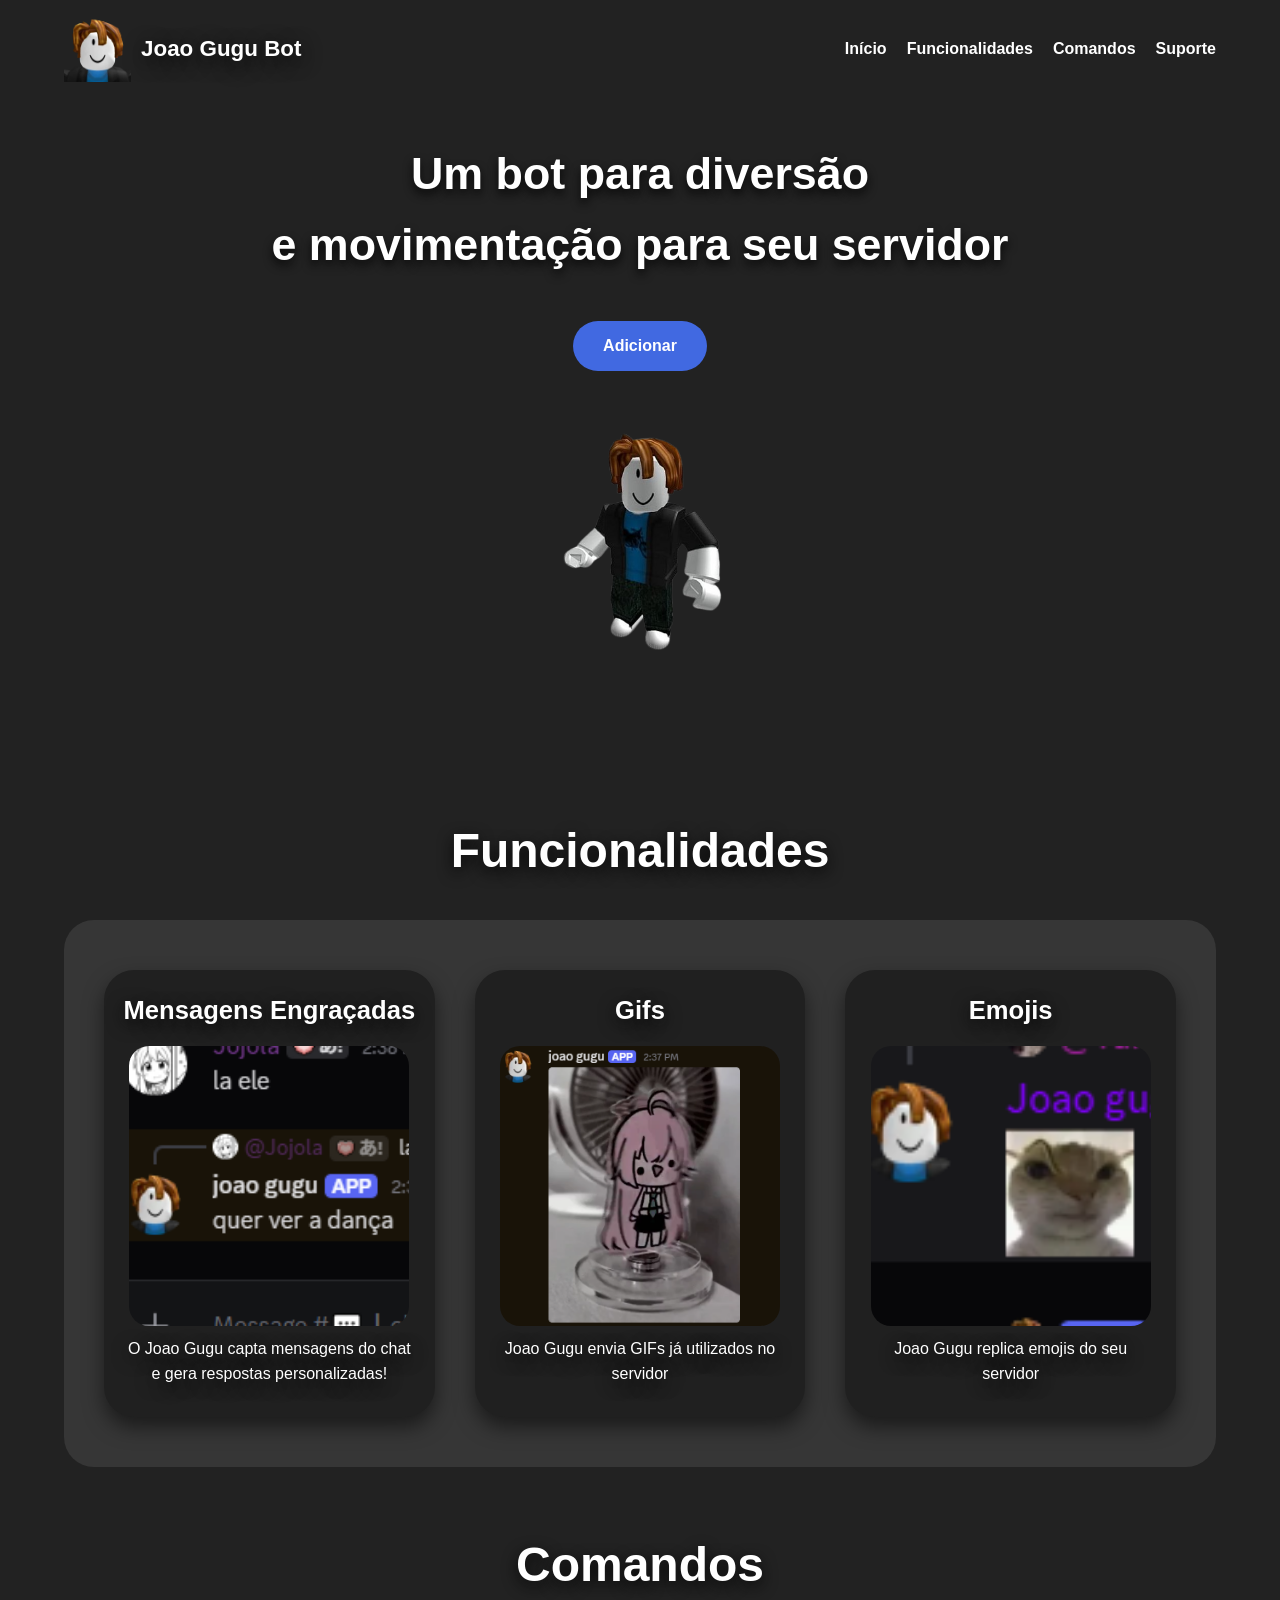
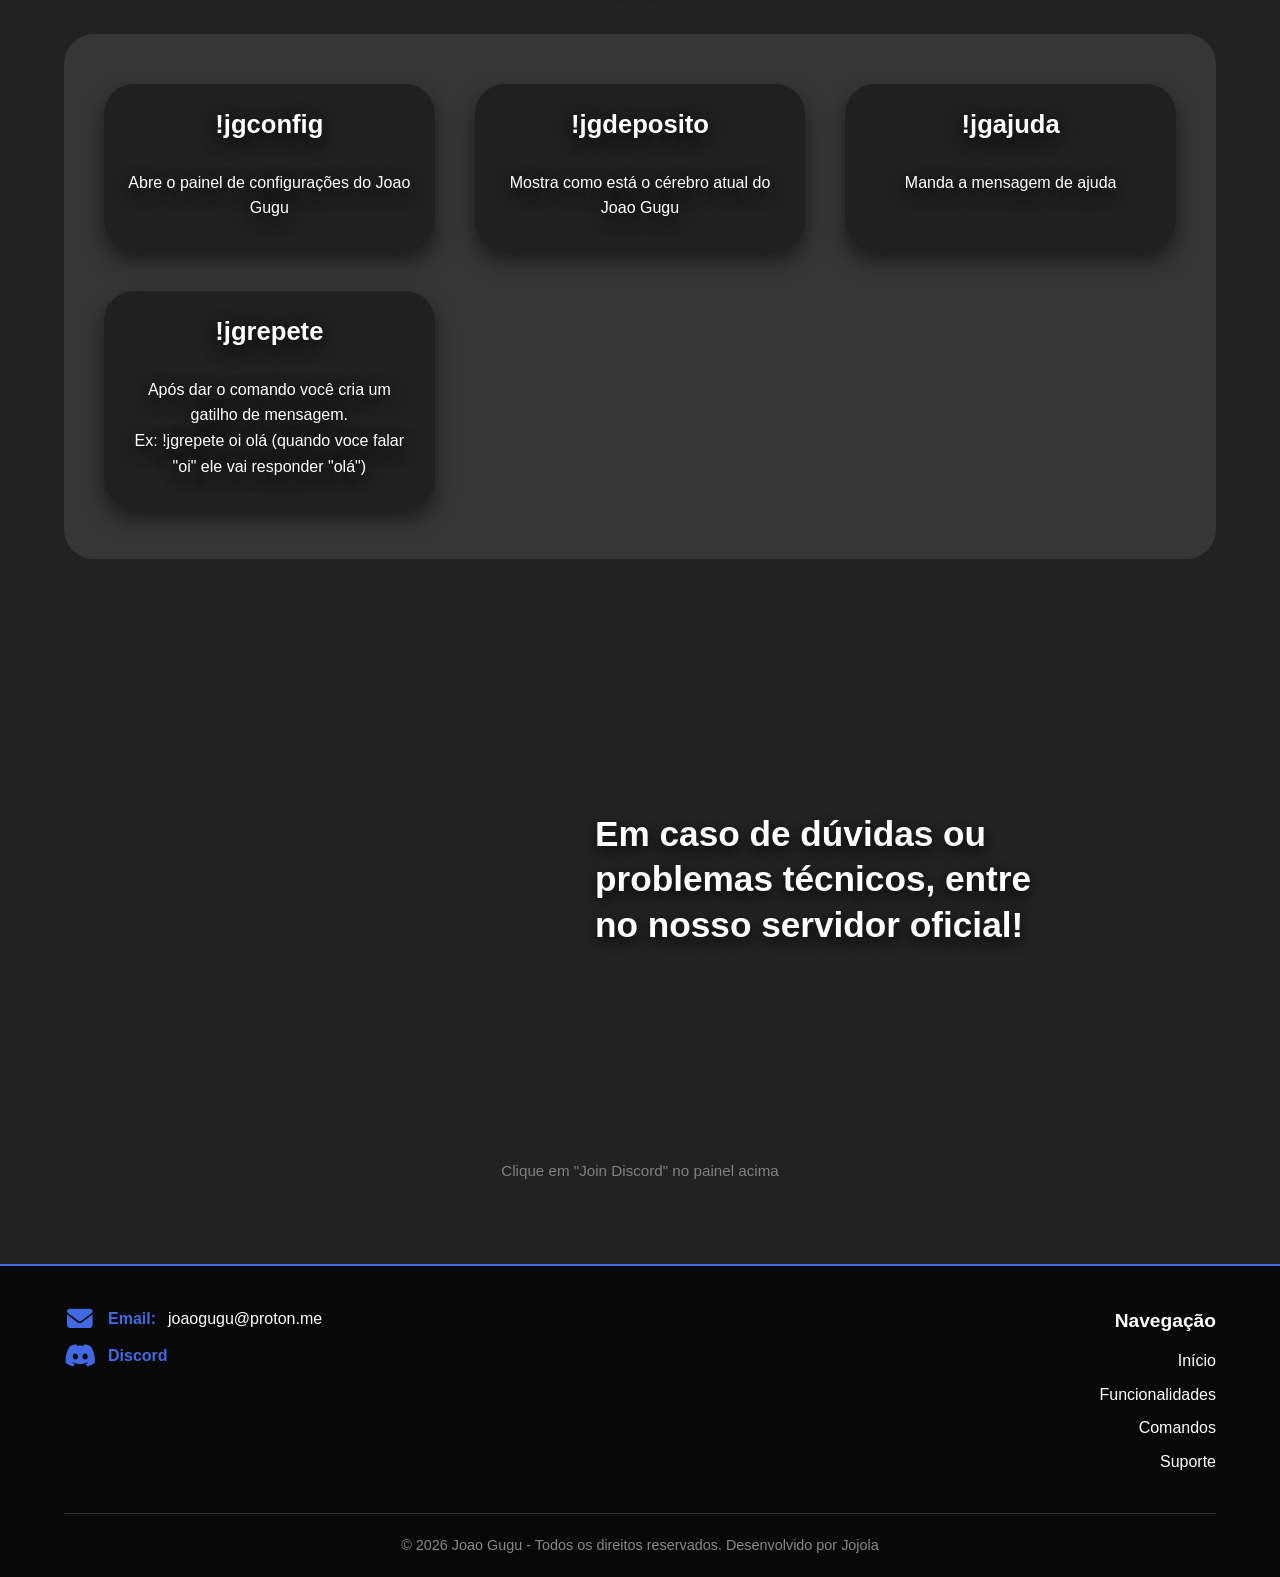
<file: index.html>
<!DOCTYPE html>
<html lang="pt-BR">
    <head>
        <meta charset="UTF-8">
        <link rel="stylesheet" href="style.css">
        <link rel="icon" href="noFilter.webp">
        <meta name="viewport" content="width=device-width, initial-scale=1.0" />
        <link rel="stylesheet" href="https://cdnjs.cloudflare.com/ajax/libs/font-awesome/6.4.0/css/all.min.css">
        <title>Joao Gugu</title>
    </head>
    <body>
        <!--cabeçalho com os botoes de navegação-->
        <header>
            <nav class="navbar">

                <div class="logo">
                    <img class="fotobot" src="noFilter.webp" alt="foto do joao gugu bot, um boneco de roblox de cor branca, sorriso de boca fechada, roupa preta e cabelo que lembra um formato de bacon">
                    <span>Joao Gugu Bot</span>
                </div>

                <div class="links">
                    <a class="navt" href="#inicio">Início</a>
                    <a class="navt" href="#funcionalidades">Funcionalidades</a>
                    <a class="navt" href="#comandos">Comandos</a>
                    <a class="navt" href="#suporte">Suporte</a>
                </div>

            </nav>
        </header>
        <section id="inicio">
            <h1>Um bot para diversão<br>e movimentação para seu servidor</h1>
            <div class="iniciodiv">
                <a class="btnadd" href="https://discord.com/oauth2/authorize?client_id=1521691945640923177">Adicionar</a>
            </div>

            <div class="fotojoaomeio">
                <img class="joao" src="joaogugu.png" alt="foto do joao gugu bot, um boneco de roblox de cor branca, sorriso de boca fechada, roupa preta e cabelo que lembra um formato de bacon">
            </div>
        </section>
        
        
        <section id="funcionalidades">
            <span>Funcionalidades</span>
            <div class="cardbase">
                <div class="card">
                    <h2>Mensagens Engraçadas</h2>
                    <img src="print1.png" alt="uma print do joao gugu mandando uma mensagem divertida">
                    <h3>O Joao Gugu capta mensagens do chat e gera respostas personalizadas!</h3>
                </div>

                <div class="card">
                    <h2>Gifs</h2>
                    <img src="print2.png" alt="uma print do joao gugu enviando um gif de uma pera engraçada com rosto">
                    <h3>Joao Gugu envia GIFs já utilizados no servidor</h3>
                </div>

                <div class="card">
                    <h2>Emojis</h2>
                    <img src="print3.png" alt="uma print do joao gugu mandando um emoji do servidor">
                    <h3>Joao Gugu replica emojis do seu servidor</h3>
                </div>
            </div>
        </section>

        <section id="comandos">
            <span>Comandos</span>
            <div class="comandosfundo">
                <div class="card">
                    <h2>!jgconfig</h2>
                    <h3>Abre o painel de configurações do Joao Gugu</h3>
                </div>

                <div class="card">
                    <h2>!jgdeposito</h2>
                    <h3>Mostra como está o cérebro atual do Joao Gugu</h3>
                </div>

                <div class="card">
                    <h2>!jgajuda</h2>
                    <h3>Manda a mensagem de ajuda</h3>
                </div>

                <div class="card">
                    <h2>!jgrepete</h2>
                    <h3>Após dar o comando você cria um gatilho de mensagem. <br> Ex: !jgrepete oi olá (quando voce falar "oi" ele vai responder "olá")</h3>
                </div>
            </div>
        </section>

        <section id="suporte">
            <div class="servidor">
                <iframe class="paineldc" src="https://discord.com/widget?id=1522197153164955769&theme=dark" width="350" height="500" allowtransparency="true" frameborder="0" sandbox="allow-popups allow-popups-to-escape-sandbox allow-same-origin allow-scripts"></iframe>
                <span>Em caso de dúvidas ou problemas técnicos, entre <br>no nosso servidor oficial!</span>
            </div>
            <p class="pajudaentrar">Clique em "Join Discord" no painel acima</p>
        </section>

        <footer class="footer">
            <div class="footer-top">
                <!-- Coluna da esquerda: contato -->
                <div class="contato">
                    <div class="contato-item">
                        <i class="fas fa-envelope"></i>
                        <span class="email">Email:</span>
                        <span> joaogugu@proton.me</span>
                    </div>

                    <div class="contato-item">
                        <i class="fab fa-discord"></i> 
                        <a href="https://discord.com/users/.jojola">Discord</a>
                    </div>

                </div>

                <!-- Coluna da direita: navegação -->
                <div class="navegacao">
                    <span>Navegação</span>
                    <ul>
                        <li><a href="#inicio">Início</a></li>
                        <li><a href="#funcionalidades">Funcionalidades</a></li>
                        <li><a href="#comandos">Comandos</a></li>
                        <li><a href="#suporte">Suporte</a></li>
                    </ul>
                </div>
            </div>

            <!-- Linha de baixo: direitos -->
            <div class="footerbaixo">
                <span>© 2026 Joao Gugu - Todos os direitos reservados. Desenvolvido por Jojola</span>
            </div>
        </footer>            
    </body>
</html>
</file>
<file: style.css>
/* ===== RESET E CONFIGURAÇÕES GERAIS ===== */
* {
    margin: 0;
    padding: 0;
    box-sizing: border-box;
}

body {
    background: #222222;
    font-family: 'Verdana', Geneva, Tahoma, sans-serif;
    line-height: 1.6;
    color: #ffffff;
}

html {
    scroll-behavior: smooth;
}

/* ===== NAVBAR ===== */
.navbar {
    background: none;
    padding: 1.2% 5%;
    display: flex;
    align-items: center;
    justify-content: space-between;
    flex-wrap: wrap;
}

.logo {
    display: flex;
    align-items: center;
    transition: 0.3s;
}
.logo:hover {
    transform: translateY(-4px);
}

.fotobot {
    width: 67px;
    height: auto;
}

.logo span {
    margin-left: 10px;
    color: white;
    font-size: 1.4rem;
    font-weight: bold;
    text-shadow: 0 5px 20px #080808;
}

.links {
    display: flex;
    gap: 20px;
}

.navt {
    text-decoration: none;
    color: white;
    font-weight: bold;
    transition: 0.3s;
    display: inline-block;
}
.navt:hover {
    color: #4169E1;
    transform: translateY(-5px);
    text-shadow: 0 5px 15px #4169E1;
}

/* ===== SEÇÃO INÍCIO ===== */
#inicio {
    text-align: center;
    padding: 40px 5% 20px;
}

#inicio h1 {
    color: white;
    font-size: 2.8rem;
    text-shadow: 0 5px 10px #080808;
    margin-bottom: 20px;
}

.iniciodiv {
    display: flex;
    justify-content: center;
    padding: 20px 0 30px;
}

.btnadd {
    background-color: #4169E1;
    padding: 12px 30px;
    text-decoration: none;
    font-weight: bold;
    color: white;
    border-radius: 30px;
    transition: 0.3s;
    display: inline-block;
}
.btnadd:hover {
    transform: translateY(-3px);
    box-shadow: 0 8px 20px rgba(65, 105, 225, 0.5);
}

.fotojoaomeio {
    display: flex;
    justify-content: center;
    padding: 20px 0;
}
.fotojoaomeio .joao {
    max-width: 100%;
    height: auto;
    width: 400px;
}

/* ===== TÍTULOS DAS SEÇÕES (Funcionalidades e Comandos) ===== */
#funcionalidades > span,
#comandos > span {
    display: block;
    font-size: 3rem;
    font-weight: bold;
    text-align: center;
    text-shadow: 0 5px 15px #080808;
    margin: 60px 0 0;
    padding: 0 5%;
}
#funcionalidades > span {
    margin-top: 80px;
}

/* ===== CARDS (funcionalidades e comandos) ===== */
.cardbase,
.comandosfundo {
    display: grid;
    grid-template-columns: repeat(3, 1fr);
    gap: 40px;
    background: #363636;
    border-radius: 30px;
    padding: 50px 40px;
    margin: 30px 5% 0;
}

.card {
    background: #202020;
    color: white;
    border-radius: 30px;
    padding: 20px 15px 30px;
    box-shadow: 0 10px 20px rgba(0,0,0,0.5);
    transition: 0.3s;
    display: flex;
    flex-direction: column;
    align-items: center;
    text-align: center;
}
.card:hover {
    transform: translateY(-10px);
    box-shadow: 0 15px 30px rgba(0,0,0,0.7);
}

.card h2 {
    font-size: 1.6rem;
    margin-bottom: 15px;
    text-shadow: 0 5px 17px #080808;
}
.card h3 {
    font-size: 1rem;
    font-weight: normal;
    padding: 0 5px;
    text-shadow: 0 5px 17px #080808;
    margin-top: 10px;
}
.card img {
    width: 100%;
    max-width: 280px;
    height: auto;
    border-radius: 20px;
    object-fit: cover;
    aspect-ratio: 1 / 1;
}

/* ===== SEÇÃO SUPORTE ===== */
#suporte {
    padding: 40px 5% 20px;
}

.servidor {
    display: flex;
    align-items: center;
    justify-content: center;
    gap: 60px;
    padding: 30px 0;
    flex-wrap: wrap;
}

.servidor span {
    color: white;
    font-weight: bold;
    font-size: 2.2rem;
    max-width: 500px;
    text-shadow: 0 5px 13px #080808;
    line-height: 1.3;
}

.servidor .paineldc {
    border-radius: 15px;
    transition: 0.4s;
    max-width: 100%;
}
.servidor .paineldc:hover {
    transform: translateX(10px);
    box-shadow: -10px 10px 20px rgba(0,0,0,0.6);
}

.pajudaentrar {
    text-align: center;
    color: #808080;
    font-size: 0.95rem;
    margin-top: 0px;
}

/* ===== FOOTER ===== */
.footer {
    border-top: 2px solid #4169E1;
    background: #080808;
    padding: 40px 5% 20px;
    margin-top: 60px;
}

.footer-top {
    display: flex;
    justify-content: space-between;
    flex-wrap: wrap;
    gap: 40px;
    margin-bottom: 30px;
}

.contato {
    display: flex;
    flex-direction: column;
    gap: 12px;
}

.contato-item {
    display: flex;
    align-items: center;
    gap: 12px;
}

.contato-item i {
    font-size: 1.6rem;
    color: #4169E1;
    width: 2rem;
    text-align: center;
}

.contato-item .email {
    color: #4169E1;
    font-weight: bold;
    font-size: 1rem;
}

.contato-item span {
    color: white;
    font-size: 1rem;
}
.contato-item a {
    color: #4169E1;
    text-decoration: none;
    font-weight: bold;
    transition: 0.3s;
}
.contato-item a:hover {
    text-shadow: 0 0 15px #4169E1;
}

.navegacao {
    text-align: right;
}
.navegacao span {
    display: block;
    color: white;
    font-weight: bold;
    font-size: 1.2rem;
    margin-bottom: 12px;
}
.navegacao ul {
    list-style: none;
    padding: 0;
}
.navegacao li {
    margin: 8px 0;
}
.navegacao a {
    color: white;
    text-decoration: none;
    font-size: 1rem;
    transition: 0.3s;
}
.navegacao a:hover {
    color: #4169E1;
    transform: translateY(-3px);
    display: inline-block;
}

.footerbaixo {
    border-top: 1px solid #333;
    padding-top: 20px;
    text-align: center;
    color: #888;
    font-size: 0.9rem;
}

/* ===== RESPONSIVIDADE ===== */

/* Tablets e telas médias */
@media (max-width: 1024px) {
    .cardbase,
    .comandosfundo {
        grid-template-columns: repeat(2, 1fr);
        gap: 30px;
        padding: 40px 30px;
    }
}

/* Celulares (até 768px) */
@media (max-width: 768px) {
    /* NAVBAR */
    .navbar {
        flex-direction: column;
        align-items: center;
        gap: 15px;
        padding: 15px 5%;
    }
    .links {
        gap: 15px;
        flex-wrap: wrap;
        justify-content: center;
    }

    /* TÍTULO PRINCIPAL */
    #inicio h1 {
        font-size: 2rem;
        padding: 0 5%;
    }

    /* BOTÃO ADICIONAR */
    .btnadd {
        padding: 10px 25px;
        font-size: 0.95rem;
    }

    /* IMAGEM DO BOT */
    .fotojoaomeio .joao {
        width: 70%;
        max-width: 280px;
    }

    /* TÍTULOS DAS SEÇÕES (Funcionalidades e Comandos) */
    #funcionalidades > span,
    #comandos > span {
        font-size: 2.2rem;
        margin-top: 40px;
    }

    /* CARDS - ambos os grids viram 1 coluna */
    .cardbase,
    .comandosfundo {
        grid-template-columns: 1fr;
        gap: 30px;
        padding: 25px 20px;
        margin: 20px 5% 0;
    }

    .card img {
        max-width: 200px;
    }
    .card h2 {
        font-size: 1.3rem;
    }
    .card h3 {
        font-size: 0.9rem;
    }

    /* SUPORTE */
    .servidor {
        flex-direction: column;
        gap: 30px;
        padding: 20px 0;
    }
    .servidor span {
        font-size: 1.6rem;
        max-width: 100%;
        text-align: center;
        order: 2; /* texto embaixo do iframe */
    }
    .servidor .paineldc {
        width: 100%;
        max-width: 340px;
        height: 400px;
        order: 1;
        transform: none !important;
        box-shadow: none !important;
    }
    .servidor .paineldc:hover {
        transform: none !important;
        box-shadow: none !important;
    }

    /* FOOTER */
    .footer {
        padding: 30px 5% 20px;
        margin-top: 40px;
    }
    .footer-top {
        flex-direction: column;
        align-items: center;
        text-align: center;
        gap: 30px;
    }
    .contato {
        align-items: center;
    }
    .contato-item {
        justify-content: center;
    }
    .navegacao {
        text-align: center;
    }
    .navegacao ul {
        display: flex;
        flex-direction: column;
        align-items: center;
        gap: 5px;
    }
    .navegacao li {
        margin: 0;
    }
    .footerbaixo {
        font-size: 0.75rem;
        padding-top: 15px;
    }
}

/* Celulares muito pequenos (ex: iPhone SE) */
@media (max-width: 480px) {
    #inicio h1 {
        font-size: 1.6rem;
    }
    .servidor span {
        font-size: 1.3rem;
    }
    .servidor .paineldc {
        height: 350px;
    }
    .cardbase,
    .comandosfundo {
        padding: 20px 15px;
    }
    .btnadd {
        padding: 8px 20px;
        font-size: 0.85rem;
    }
}
</file>
